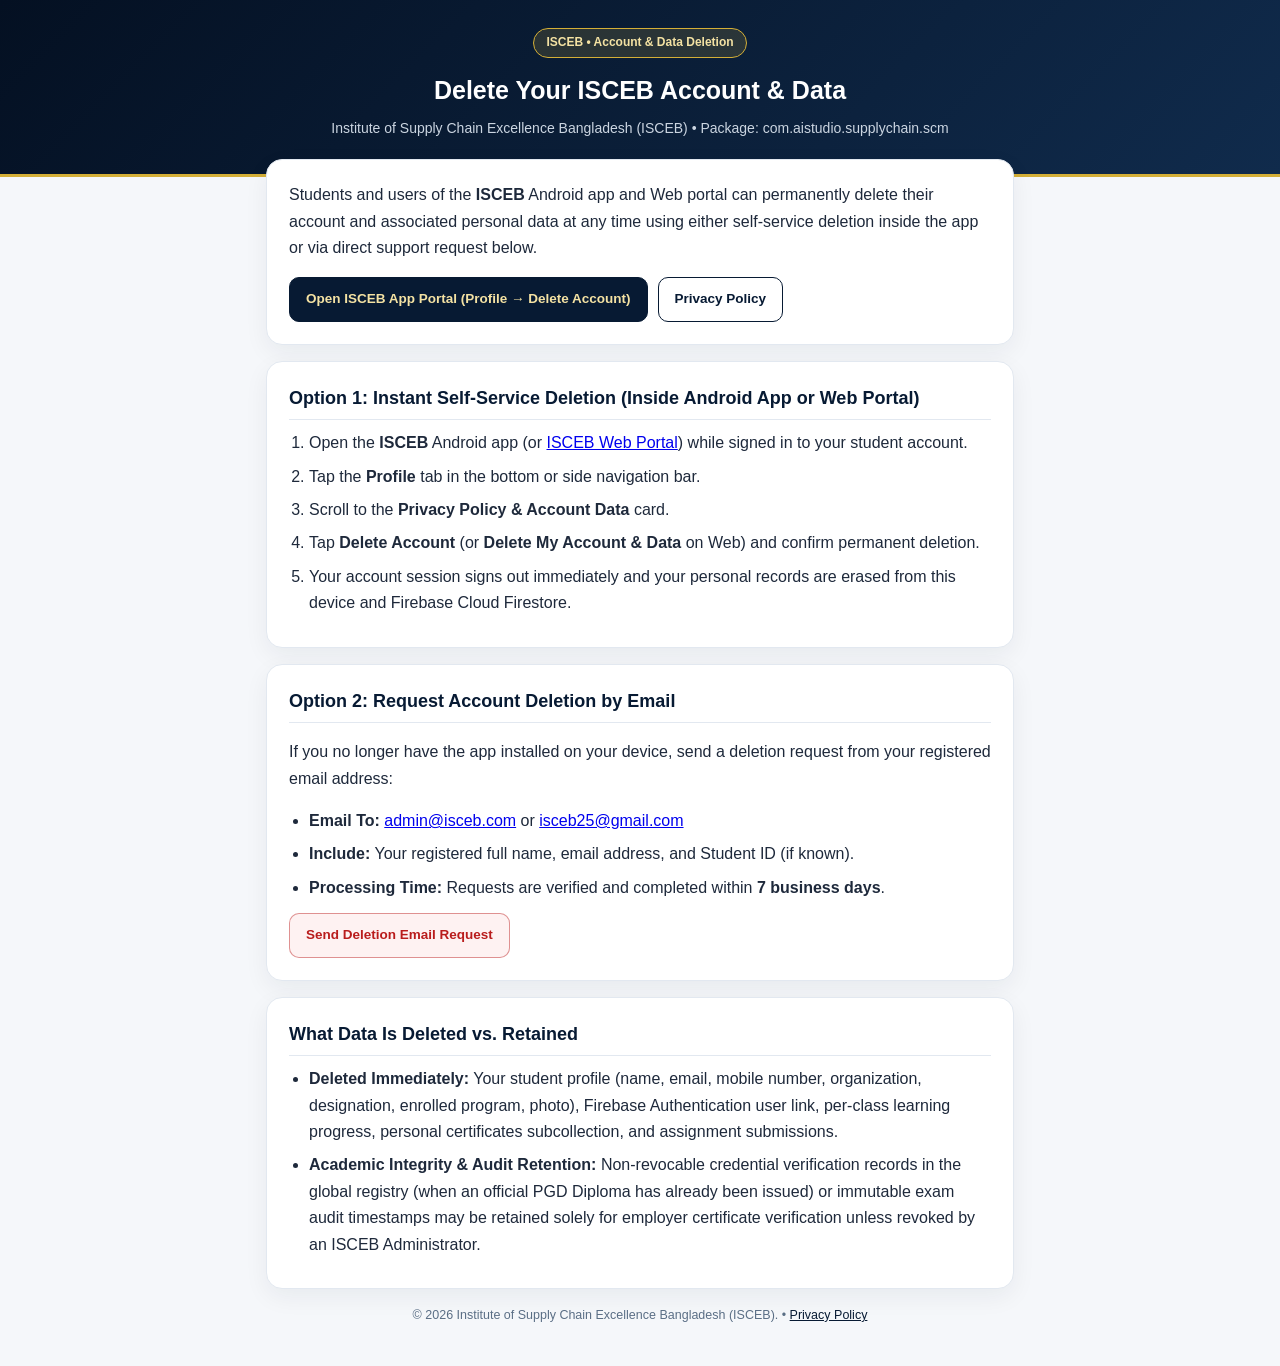
<file: public/delete-account.html>
<!DOCTYPE html>
<html lang="en">
<head>
  <meta charset="UTF-8" />
  <meta name="viewport" content="width=device-width, initial-scale=1.0" />
  <title>Delete Account &amp; Data — ISCEB</title>
  <style>
    :root {
      --navy-dark: #041022;
      --navy: #071A33;
      --navy-mid: #102B4C;
      --gold: #D4AF37;
      --gold-soft: #F4E2A3;
      --bg: #F5F7FA;
      --card: #FFFFFF;
      --text: #1E293B;
      --muted: #5A6E85;
      --danger: #B91C1C;
      --border: #E2E8F0;
    }
    * { box-sizing: border-box; }
    body {
      margin: 0;
      font-family: -apple-system, BlinkMacSystemFont, "Segoe UI", Roboto, sans-serif;
      background: var(--bg);
      color: var(--text);
      line-height: 1.65;
    }
    .hero {
      background: linear-gradient(135deg, var(--navy-dark), var(--navy-mid));
      color: #fff;
      padding: 28px 18px 34px;
      text-align: center;
      border-bottom: 3px solid var(--gold);
    }
    .badge {
      display: inline-block;
      background: rgba(212, 175, 55, 0.16);
      border: 1px solid var(--gold);
      color: var(--gold-soft);
      padding: 4px 12px;
      border-radius: 999px;
      font-size: 12px;
      font-weight: 700;
      margin-bottom: 8px;
    }
    h1 { margin: 4px 0 6px; font-size: 25px; }
    .subtitle { margin: 0; color: #CBD5E1; font-size: 14px; }
    .container {
      max-width: 780px;
      margin: -18px auto 40px;
      padding: 0 16px;
    }
    .card {
      background: var(--card);
      border-radius: 16px;
      padding: 22px;
      border: 1px solid var(--border);
      box-shadow: 0 8px 24px rgba(7, 26, 51, 0.06);
      margin-bottom: 16px;
    }
    h2 {
      margin: 0 0 10px;
      font-size: 18px;
      color: var(--navy);
      border-bottom: 1px solid var(--border);
      padding-bottom: 6px;
    }
    ol, ul { margin: 8px 0; padding-left: 20px; }
    li { margin-bottom: 7px; }
    .nav-links {
      display: flex;
      gap: 10px;
      flex-wrap: wrap;
      margin-top: 12px;
    }
    .btn {
      display: inline-block;
      padding: 10px 16px;
      border-radius: 10px;
      font-weight: 700;
      font-size: 13.5px;
      text-decoration: none;
      border: 1px solid var(--navy);
      color: var(--navy);
      background: #fff;
    }
    .btn-primary {
      background: var(--navy);
      color: var(--gold-soft);
    }
    .btn-danger {
      background: #FEF2F2;
      color: var(--danger);
      border-color: rgba(185, 28, 28, 0.45);
    }
    .footer-note {
      text-align: center;
      font-size: 12.5px;
      color: var(--muted);
      margin-top: 16px;
    }
  </style>
</head>
<body>
  <header class="hero">
    <div class="badge">ISCEB • Account &amp; Data Deletion</div>
    <h1>Delete Your ISCEB Account &amp; Data</h1>
    <p class="subtitle">Institute of Supply Chain Excellence Bangladesh (ISCEB) • Package: com.aistudio.supplychain.scm</p>
  </header>

  <main class="container">
    <section class="card">
      <p style="margin-top: 0;">
        Students and users of the <strong>ISCEB</strong> Android app and Web portal can permanently delete their account and associated personal data at any time using either self-service deletion inside the app or via direct support request below.
      </p>
      <div class="nav-links">
        <a class="btn btn-primary" href="./desktop/">Open ISCEB App Portal (Profile &rarr; Delete Account)</a>
        <a class="btn" href="./privacy.html">Privacy Policy</a>
      </div>
    </section>

    <section class="card">
      <h2>Option 1: Instant Self-Service Deletion (Inside Android App or Web Portal)</h2>
      <ol>
        <li>Open the <strong>ISCEB</strong> Android app (or <a href="./desktop/">ISCEB Web Portal</a>) while signed in to your student account.</li>
        <li>Tap the <strong>Profile</strong> tab in the bottom or side navigation bar.</li>
        <li>Scroll to the <strong>Privacy Policy &amp; Account Data</strong> card.</li>
        <li>Tap <strong>Delete Account</strong> (or <strong>Delete My Account &amp; Data</strong> on Web) and confirm permanent deletion.</li>
        <li>Your account session signs out immediately and your personal records are erased from this device and Firebase Cloud Firestore.</li>
      </ol>
    </section>

    <section class="card">
      <h2>Option 2: Request Account Deletion by Email</h2>
      <p>If you no longer have the app installed on your device, send a deletion request from your registered email address:</p>
      <ul>
        <li><strong>Email To:</strong> <a href="mailto:admin@isceb.com?subject=ISCEB%20Account%20Deletion%20Request">admin@isceb.com</a> or <a href="mailto:isceb25@gmail.com?subject=ISCEB%20Account%20Deletion%20Request">isceb25@gmail.com</a></li>
        <li><strong>Include:</strong> Your registered full name, email address, and Student ID (if known).</li>
        <li><strong>Processing Time:</strong> Requests are verified and completed within <strong>7 business days</strong>.</li>
      </ul>
      <div class="nav-links">
        <a class="btn btn-danger" href="mailto:admin@isceb.com?subject=ISCEB%20Account%20Deletion%20Request&body=Please%20permanently%20delete%20my%20ISCEB%20account%20and%20associated%20personal%20data.%0A%0ARegistered%20Name%3A%20%0ARegistered%20Email%3A%20%0AStudent%20ID%20(optional)%3A%20">Send Deletion Email Request</a>
      </div>
    </section>

    <section class="card">
      <h2>What Data Is Deleted vs. Retained</h2>
      <ul>
        <li><strong>Deleted Immediately:</strong> Your student profile (name, email, mobile number, organization, designation, enrolled program, photo), Firebase Authentication user link, per-class learning progress, personal certificates subcollection, and assignment submissions.</li>
        <li><strong>Academic Integrity &amp; Audit Retention:</strong> Non-revocable credential verification records in the global registry (when an official PGD Diploma has already been issued) or immutable exam audit timestamps may be retained solely for employer certificate verification unless revoked by an ISCEB Administrator.</li>
      </ul>
    </section>

    <p class="footer-note">
      &copy; 2026 Institute of Supply Chain Excellence Bangladesh (ISCEB). &bull; <a href="./privacy.html" style="color: #071A33;">Privacy Policy</a>
    </p>
  </main>
</body>
</html>
</file>
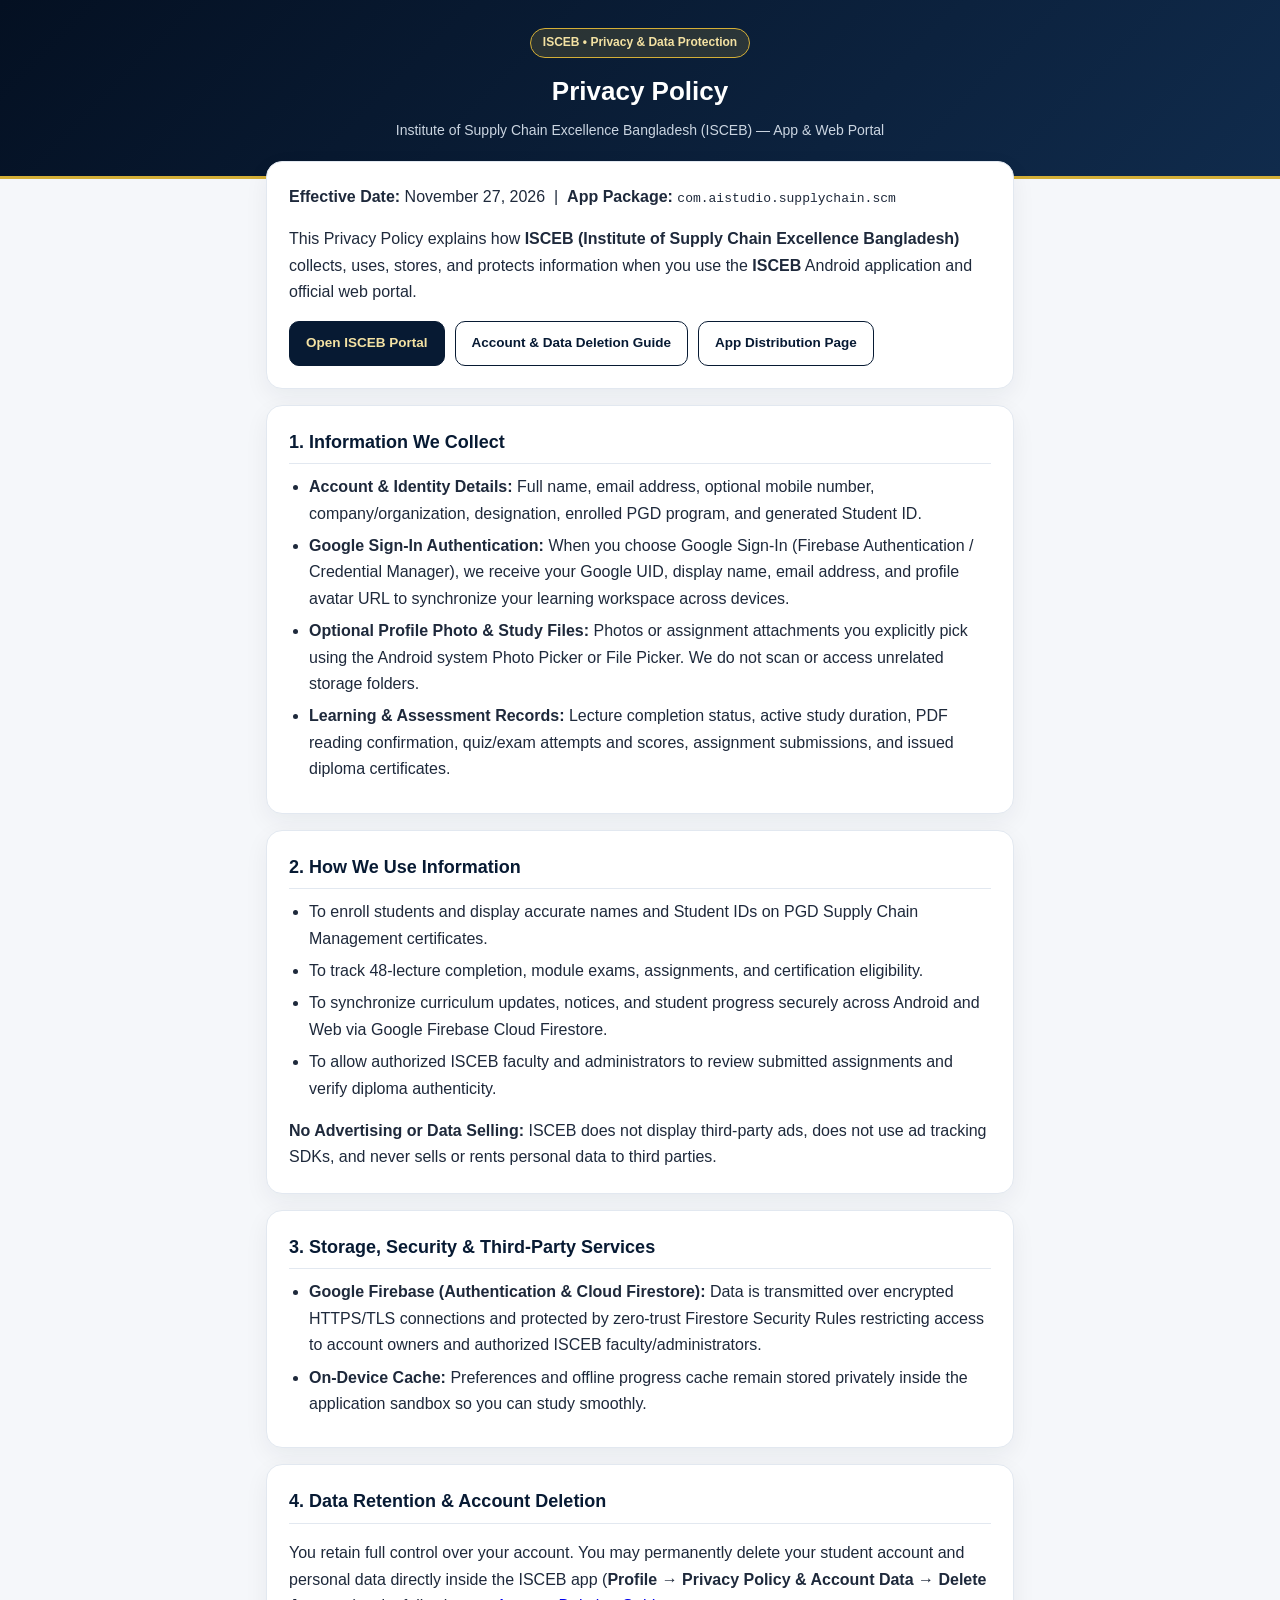
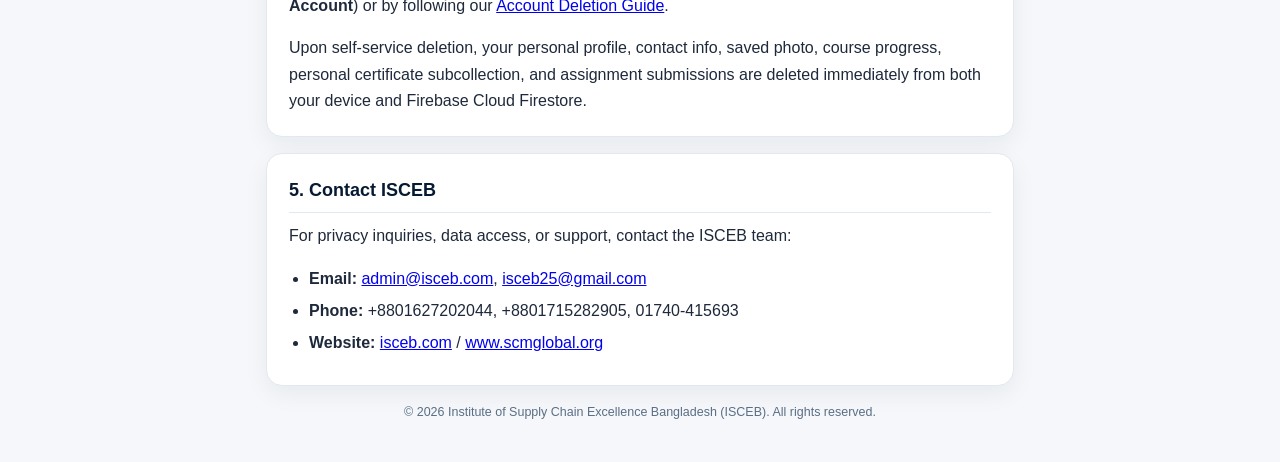
<file: public/privacy.html>
<!DOCTYPE html>
<html lang="en">
<head>
  <meta charset="UTF-8" />
  <meta name="viewport" content="width=device-width, initial-scale=1.0" />
  <title>Privacy Policy — ISCEB</title>
  <style>
    :root {
      --navy-dark: #041022;
      --navy: #071A33;
      --navy-mid: #102B4C;
      --gold: #D4AF37;
      --gold-soft: #F4E2A3;
      --bg: #F5F7FA;
      --card: #FFFFFF;
      --text: #1E293B;
      --muted: #5A6E85;
      --border: #E2E8F0;
    }
    * { box-sizing: border-box; }
    body {
      margin: 0;
      font-family: -apple-system, BlinkMacSystemFont, "Segoe UI", Roboto, sans-serif;
      background: var(--bg);
      color: var(--text);
      line-height: 1.65;
    }
    .hero {
      background: linear-gradient(135deg, var(--navy-dark), var(--navy-mid));
      color: #fff;
      padding: 28px 18px 34px;
      text-align: center;
      border-bottom: 3px solid var(--gold);
    }
    .badge {
      display: inline-block;
      background: rgba(212, 175, 55, 0.16);
      border: 1px solid var(--gold);
      color: var(--gold-soft);
      padding: 4px 12px;
      border-radius: 999px;
      font-size: 12px;
      font-weight: 700;
      margin-bottom: 8px;
    }
    h1 { margin: 4px 0 6px; font-size: 26px; }
    .subtitle { margin: 0; color: #CBD5E1; font-size: 14px; }
    .container {
      max-width: 780px;
      margin: -18px auto 40px;
      padding: 0 16px;
    }
    .card {
      background: var(--card);
      border-radius: 16px;
      padding: 22px;
      border: 1px solid var(--border);
      box-shadow: 0 8px 24px rgba(7, 26, 51, 0.06);
      margin-bottom: 16px;
    }
    h2 {
      margin: 0 0 10px;
      font-size: 18px;
      color: var(--navy);
      border-bottom: 1px solid var(--border);
      padding-bottom: 6px;
    }
    ul { margin: 8px 0; padding-left: 20px; }
    li { margin-bottom: 6px; }
    .nav-links {
      display: flex;
      gap: 10px;
      flex-wrap: wrap;
      margin-top: 12px;
    }
    .btn {
      display: inline-block;
      padding: 10px 16px;
      border-radius: 10px;
      font-weight: 700;
      font-size: 13.5px;
      text-decoration: none;
      border: 1px solid var(--navy);
      color: var(--navy);
      background: #fff;
    }
    .btn-primary {
      background: var(--navy);
      color: var(--gold-soft);
    }
    .footer-note {
      text-align: center;
      font-size: 12.5px;
      color: var(--muted);
      margin-top: 16px;
    }
  </style>
</head>
<body>
  <header class="hero">
    <div class="badge">ISCEB • Privacy &amp; Data Protection</div>
    <h1>Privacy Policy</h1>
    <p class="subtitle">Institute of Supply Chain Excellence Bangladesh (ISCEB) — App &amp; Web Portal</p>
  </header>

  <main class="container">
    <section class="card">
      <p style="margin-top: 0;"><strong>Effective Date:</strong> November 27, 2026 &nbsp;|&nbsp; <strong>App Package:</strong> <code>com.aistudio.supplychain.scm</code></p>
      <p>
        This Privacy Policy explains how <strong>ISCEB (Institute of Supply Chain Excellence Bangladesh)</strong> collects, uses, stores, and protects information when you use the <strong>ISCEB</strong> Android application and official web portal.
      </p>
      <div class="nav-links">
        <a class="btn btn-primary" href="./desktop/">Open ISCEB Portal</a>
        <a class="btn" href="./delete-account.html">Account &amp; Data Deletion Guide</a>
        <a class="btn" href="./apk.html">App Distribution Page</a>
      </div>
    </section>

    <section class="card">
      <h2>1. Information We Collect</h2>
      <ul>
        <li><strong>Account &amp; Identity Details:</strong> Full name, email address, optional mobile number, company/organization, designation, enrolled PGD program, and generated Student ID.</li>
        <li><strong>Google Sign-In Authentication:</strong> When you choose Google Sign-In (Firebase Authentication / Credential Manager), we receive your Google UID, display name, email address, and profile avatar URL to synchronize your learning workspace across devices.</li>
        <li><strong>Optional Profile Photo &amp; Study Files:</strong> Photos or assignment attachments you explicitly pick using the Android system Photo Picker or File Picker. We do not scan or access unrelated storage folders.</li>
        <li><strong>Learning &amp; Assessment Records:</strong> Lecture completion status, active study duration, PDF reading confirmation, quiz/exam attempts and scores, assignment submissions, and issued diploma certificates.</li>
      </ul>
    </section>

    <section class="card">
      <h2>2. How We Use Information</h2>
      <ul>
        <li>To enroll students and display accurate names and Student IDs on PGD Supply Chain Management certificates.</li>
        <li>To track 48-lecture completion, module exams, assignments, and certification eligibility.</li>
        <li>To synchronize curriculum updates, notices, and student progress securely across Android and Web via Google Firebase Cloud Firestore.</li>
        <li>To allow authorized ISCEB faculty and administrators to review submitted assignments and verify diploma authenticity.</li>
      </ul>
      <p style="margin-bottom: 0;">
        <strong>No Advertising or Data Selling:</strong> ISCEB does not display third-party ads, does not use ad tracking SDKs, and never sells or rents personal data to third parties.
      </p>
    </section>

    <section class="card">
      <h2>3. Storage, Security &amp; Third-Party Services</h2>
      <ul>
        <li><strong>Google Firebase (Authentication &amp; Cloud Firestore):</strong> Data is transmitted over encrypted HTTPS/TLS connections and protected by zero-trust Firestore Security Rules restricting access to account owners and authorized ISCEB faculty/administrators.</li>
        <li><strong>On-Device Cache:</strong> Preferences and offline progress cache remain stored privately inside the application sandbox so you can study smoothly.</li>
      </ul>
    </section>

    <section class="card">
      <h2>4. Data Retention &amp; Account Deletion</h2>
      <p>
        You retain full control over your account. You may permanently delete your student account and personal data directly inside the ISCEB app (<strong>Profile &rarr; Privacy Policy &amp; Account Data &rarr; Delete Account</strong>) or by following our <a href="./delete-account.html">Account Deletion Guide</a>.
      </p>
      <p style="margin-bottom: 0;">
        Upon self-service deletion, your personal profile, contact info, saved photo, course progress, personal certificate subcollection, and assignment submissions are deleted immediately from both your device and Firebase Cloud Firestore.
      </p>
    </section>

    <section class="card">
      <h2>5. Contact ISCEB</h2>
      <p style="margin-top: 0;">For privacy inquiries, data access, or support, contact the ISCEB team:</p>
      <ul style="margin-bottom: 0;">
        <li><strong>Email:</strong> <a href="mailto:admin@isceb.com">admin@isceb.com</a>, <a href="mailto:isceb25@gmail.com">isceb25@gmail.com</a></li>
        <li><strong>Phone:</strong> +8801627202044, +8801715282905, 01740-415693</li>
        <li><strong>Website:</strong> <a href="https://isceb.com" target="_blank" rel="noopener noreferrer">isceb.com</a> / <a href="https://www.scmglobal.org" target="_blank" rel="noopener noreferrer">www.scmglobal.org</a></li>
      </ul>
    </section>

    <p class="footer-note">
      &copy; 2026 Institute of Supply Chain Excellence Bangladesh (ISCEB). All rights reserved.
    </p>
  </main>
</body>
</html>
</file>
